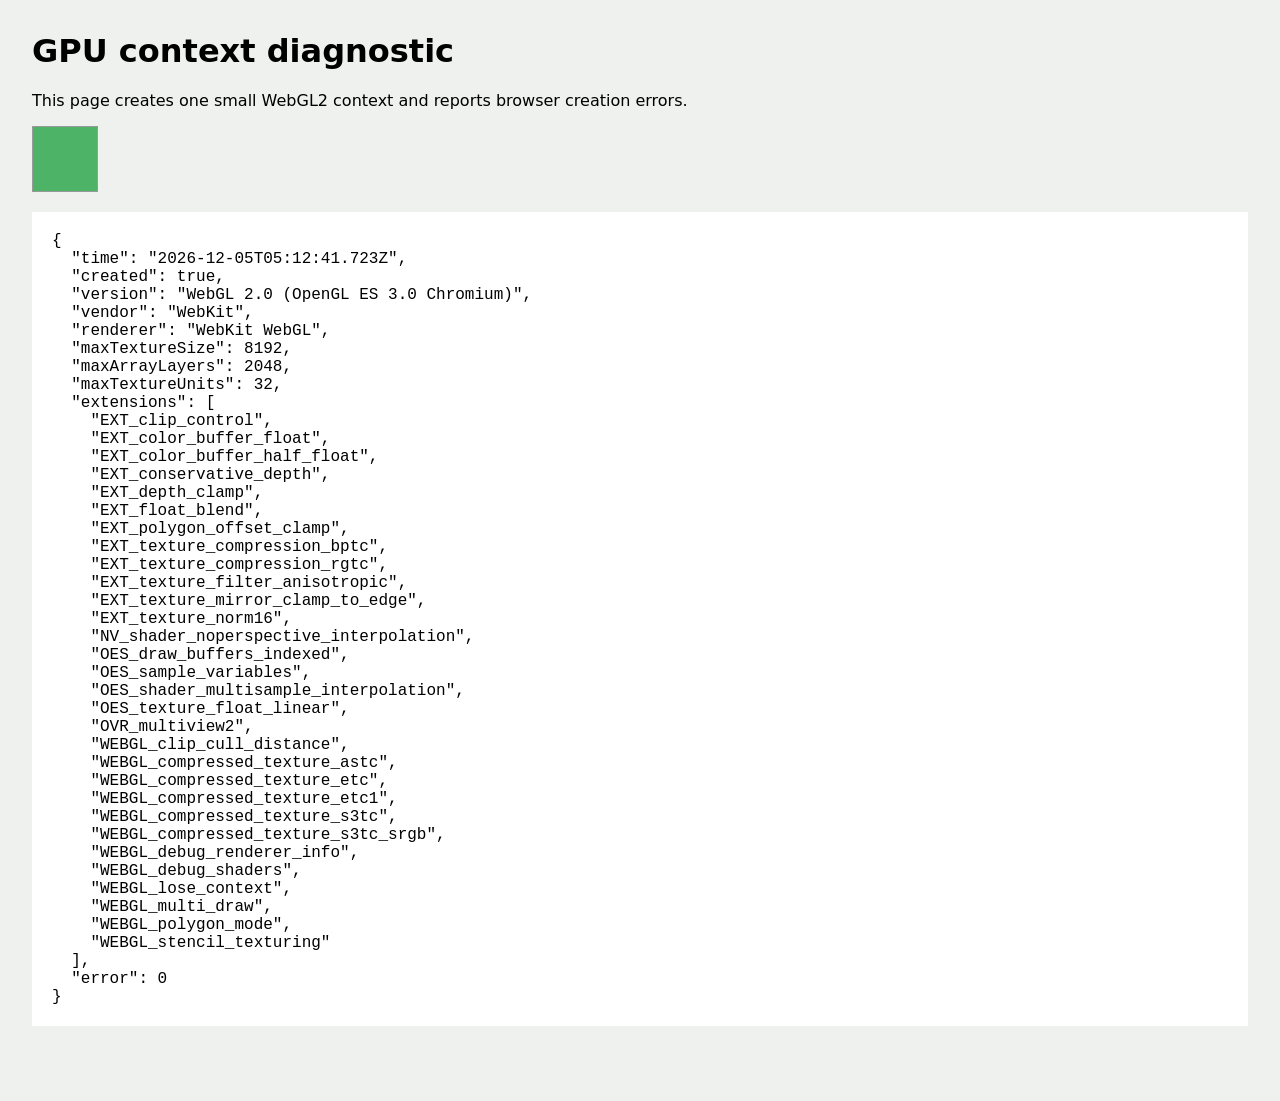
<file: web/gpu-diagnostic.html>
<!doctype html><html lang="en"><meta charset="utf-8"><title>RoomPlan GPU diagnostic</title><style>body{font:16px system-ui;margin:32px;background:#eef1ed}pre{white-space:pre-wrap;background:white;padding:20px}canvas{border:1px solid #999}</style><h1>GPU context diagnostic</h1><p>This page creates one small WebGL2 context and reports browser creation errors.</p><canvas id="test" width="64" height="64"></canvas><pre id="result">Checking…</pre><script>
const c=document.querySelector('#test'),out=document.querySelector('#result'),report={time:new Date().toISOString()};
c.addEventListener('webglcontextcreationerror',e=>{report.creationError=e.statusMessage;out.textContent=JSON.stringify(report,null,2)});
c.addEventListener('webglcontextlost',e=>{report.lost=e.statusMessage;out.textContent=JSON.stringify(report,null,2)});
try{const gl=c.getContext('webgl2',{preserveDrawingBuffer:true});report.created=!!gl;if(gl){report.version=gl.getParameter(gl.VERSION);report.vendor=gl.getParameter(gl.VENDOR);report.renderer=gl.getParameter(gl.RENDERER);report.maxTextureSize=gl.getParameter(gl.MAX_TEXTURE_SIZE);report.maxArrayLayers=gl.getParameter(gl.MAX_ARRAY_TEXTURE_LAYERS);report.maxTextureUnits=gl.getParameter(gl.MAX_TEXTURE_IMAGE_UNITS);report.extensions=gl.getSupportedExtensions();gl.clearColor(.3,.7,.4,1);gl.clear(gl.COLOR_BUFFER_BIT);report.error=gl.getError();}out.textContent=JSON.stringify(report,null,2)}catch(e){report.exception=String(e);out.textContent=JSON.stringify(report,null,2)}
</script></html>
</file>
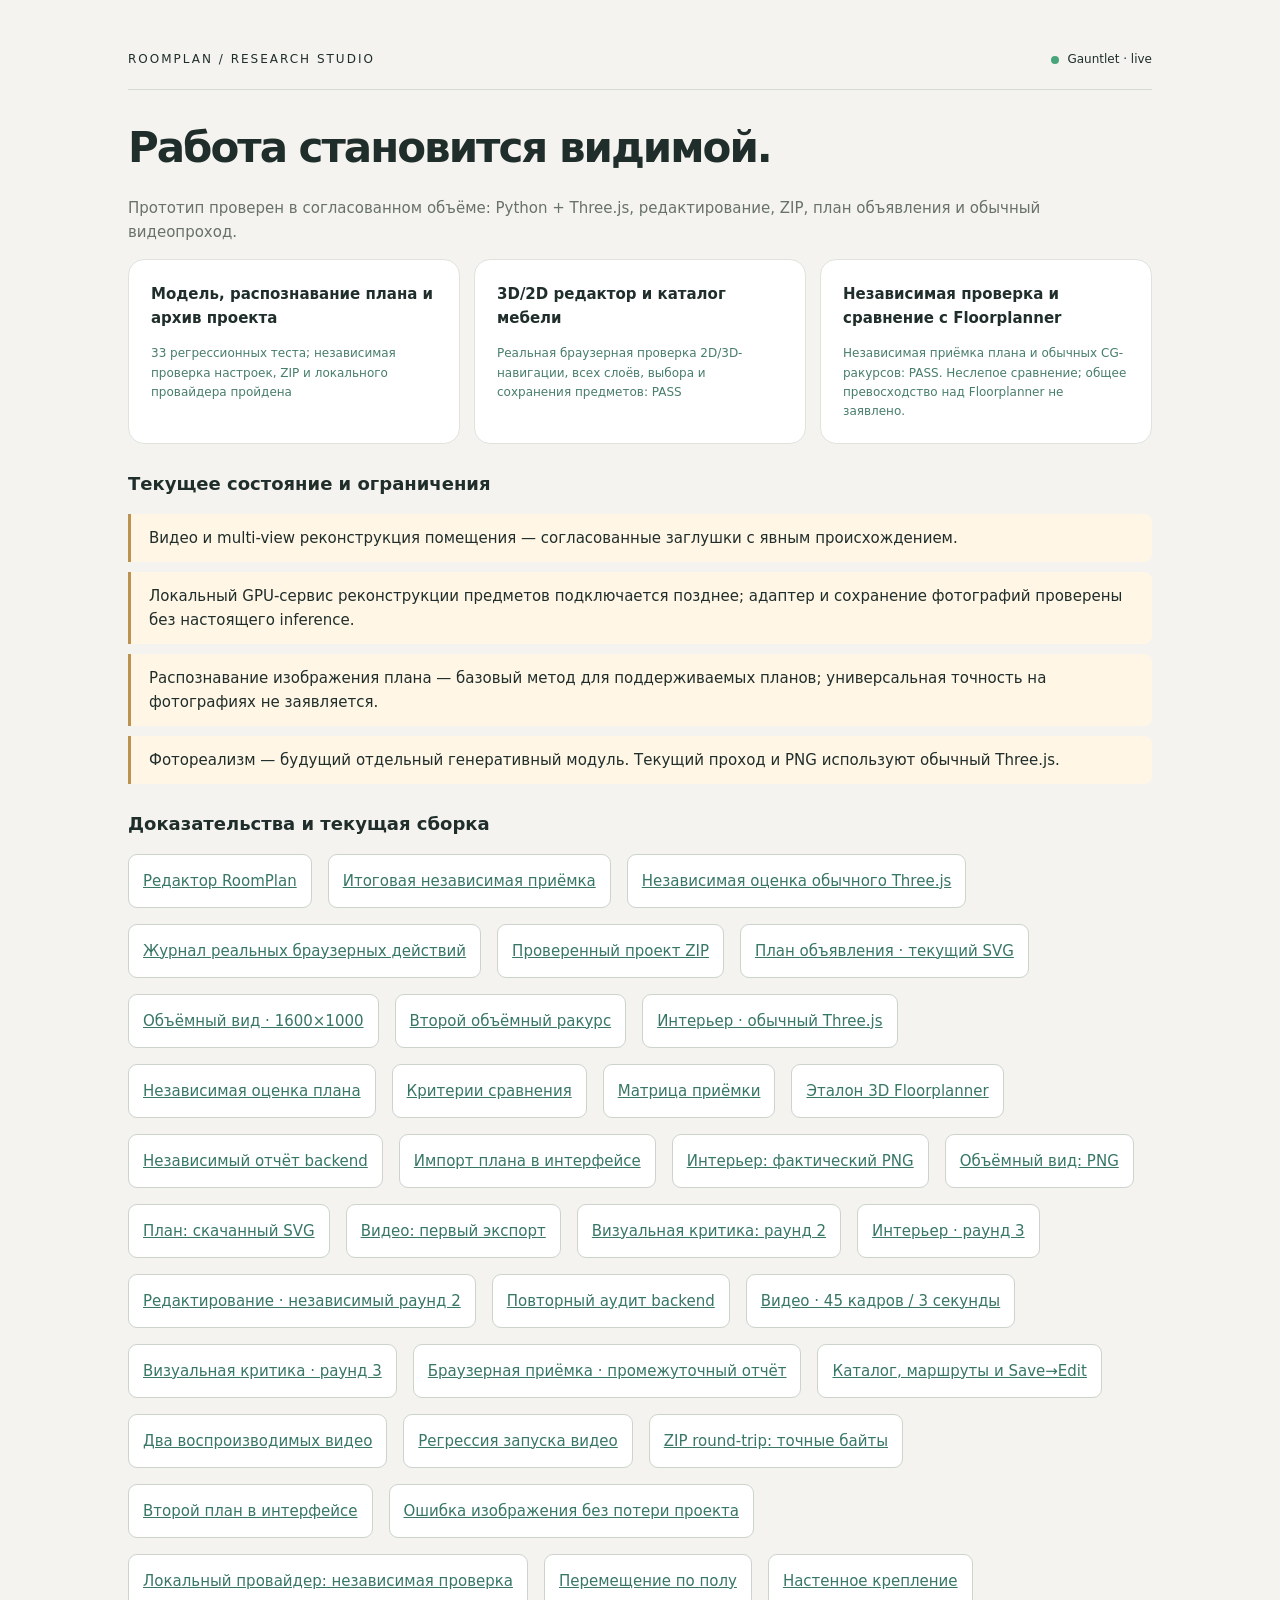
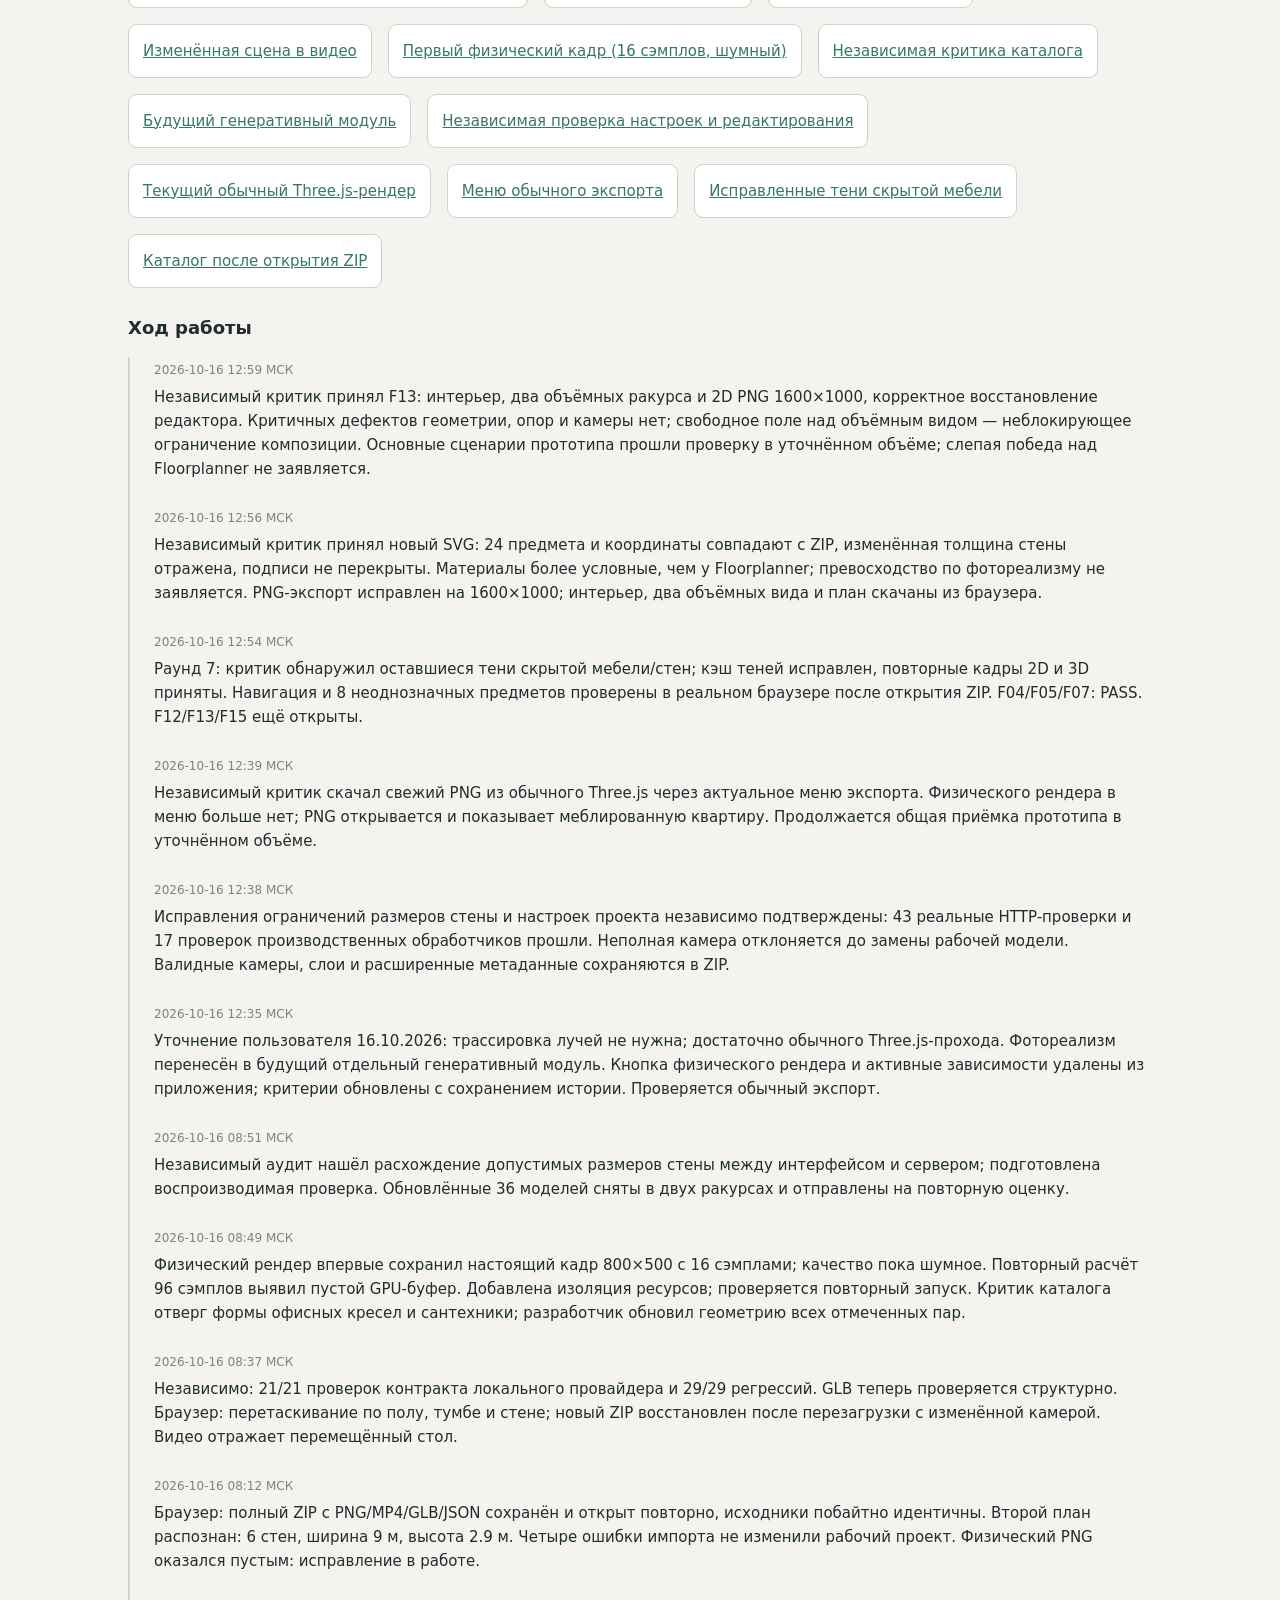
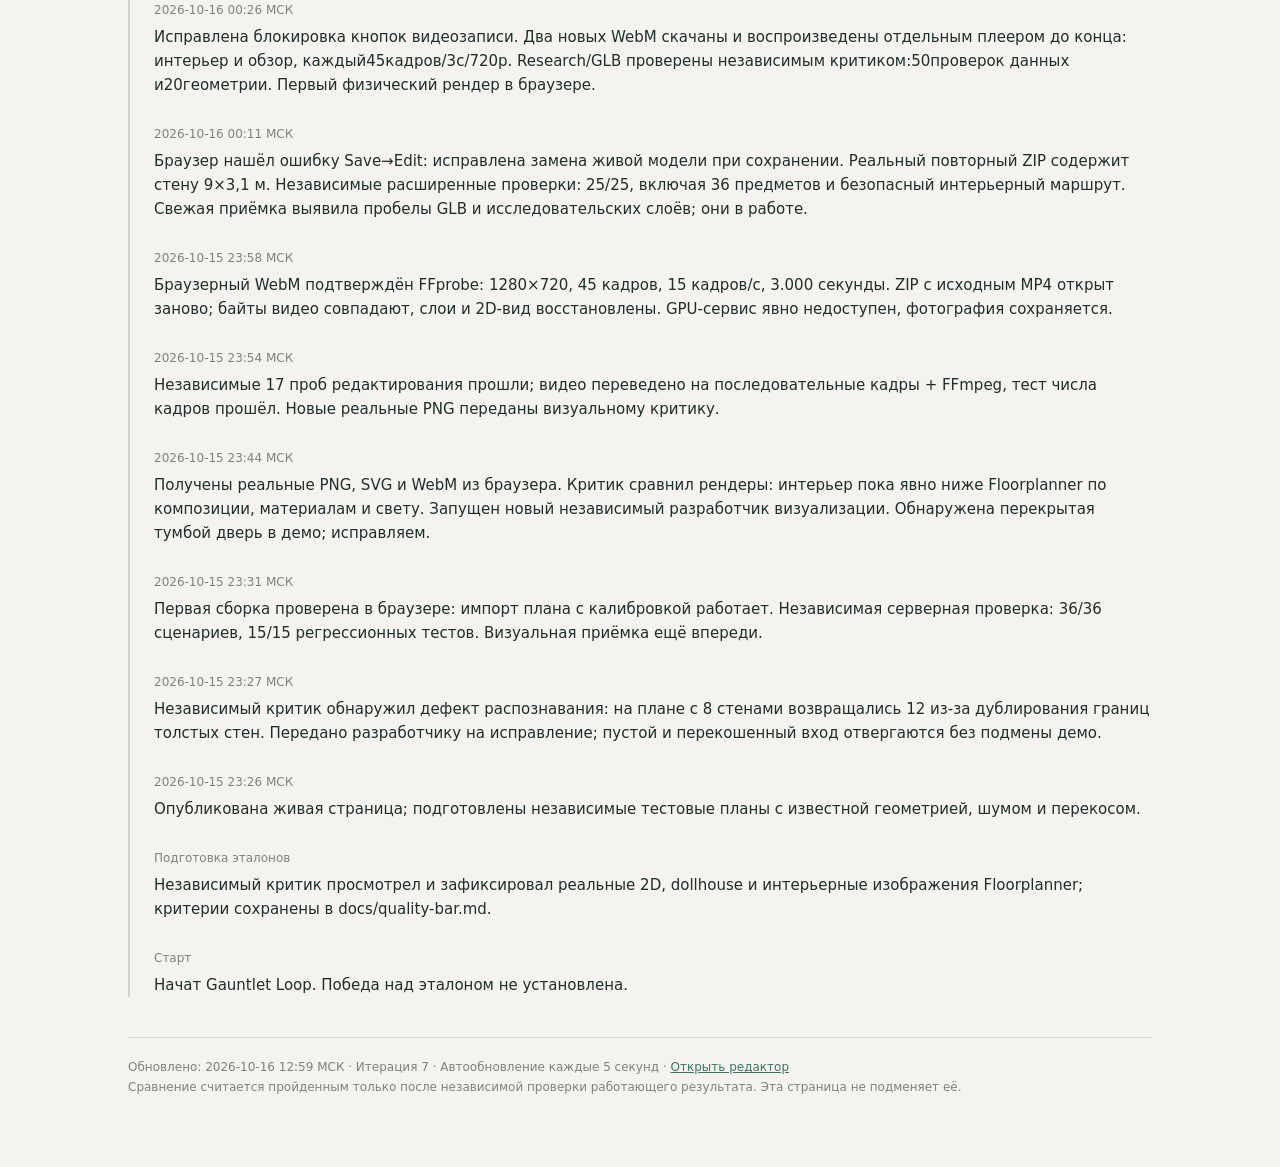
<file: web/progress.html>
<!doctype html><html lang="ru"><meta charset="utf-8"><meta name="viewport" content="width=device-width,initial-scale=1"><title>RoomPlan · Gauntlet Live</title><style>
*{box-sizing:border-box}body{margin:0;background:#f4f3ef;color:#202e2b;font:15px/1.6 system-ui,sans-serif}main{max-width:1080px;margin:50px auto;padding:0 28px}a{color:#387765}header{display:flex;align-items:center;justify-content:space-between;border-bottom:1px solid #d5dad3;padding-bottom:20px}h1{font-size:42px;letter-spacing:-2px;margin:24px 0 6px}h2{font-size:18px;margin-top:26px}p{color:#68726a}.tag{font-size:12px;letter-spacing:2px;text-transform:uppercase}.live{display:inline-flex;align-items:center;gap:8px;font-size:12px}.live:before{content:'';background:#48a57b;width:8px;height:8px;border-radius:50%}.grid{display:grid;grid-template-columns:repeat(auto-fit,minmax(230px,1fr));gap:14px}.card{background:white;border:1px solid #dfe3dc;border-radius:16px;padding:22px}.state{font-size:12px;color:#477d6b;margin-top:14px}.timeline{border-left:2px solid #cbd5cc;padding-left:24px}.entry{margin-bottom:24px}.entry time{font-size:12px;color:#7b847d}.entry div{margin-top:4px}.gap{background:#fff6e6;border-left:3px solid #bc9250;padding:12px 18px;margin:10px 0;border-radius:0 8px 8px 0}footer{border-top:1px solid #d5dad3;margin-top:40px;padding:20px 0;font-size:12px;color:#7c837b}.evidence{display:flex;gap:16px;flex-wrap:wrap}.evidence a{padding:14px;border:1px solid #ccd4cc;background:#fff;border-radius:9px}#error{color:#a34d35}</style>
<main><header><span class="tag">ROOMPLAN / RESEARCH STUDIO</span><span class="live">Gauntlet · live</span></header><h1>Работа становится видимой.</h1><p id="summary">Загрузка журнала…</p><div id="error"></div><div class="grid" id="items"></div><h2>Текущее состояние и ограничения</h2><div id="gaps"></div><h2>Доказательства и текущая сборка</h2><div class="evidence" id="evidence"></div><h2>Ход работы</h2><div class="timeline" id="history"></div><footer><span id="updated"></span> · Автообновление каждые 5 секунд · <a href="/">Открыть редактор</a><br>Сравнение считается пройденным только после независимой проверки работающего результата. Эта страница не подменяет её.</footer></main>
<script>const el=id=>document.getElementById(id);function text(tag,value,parent,cls){const e=document.createElement(tag);e.textContent=value;if(cls)e.className=cls;parent.append(e);return e}async function refresh(){try{const d=await(await fetch('/progress.json',{cache:'no-store'})).json();el('summary').textContent=d.summary;el('updated').textContent='Обновлено: '+d.updated+' · Итерация '+d.round;for(const id of ['items','gaps','history','evidence'])el(id).replaceChildren();d.items.forEach(i=>{const c=text('div','',el('items'),'card');text('strong',i.name,c);text('div',i.state,c,'state')});d.gaps.forEach(g=>text('div',g,el('gaps'),'gap'));[...d.history].reverse().forEach(h=>{const c=text('div','',el('history'),'entry');text('time',h.time,c);text('div',h.text,c)});for(const e of [{label:'Редактор RoomPlan',url:'/'},...(d.evidence||[])]){const a=text('a',e.label,el('evidence'));a.href=e.url}el('error').textContent=''}catch(e){el('error').textContent='Журнал временно недоступен: '+e.message}}refresh();setInterval(refresh,5000)</script></html>
</file>
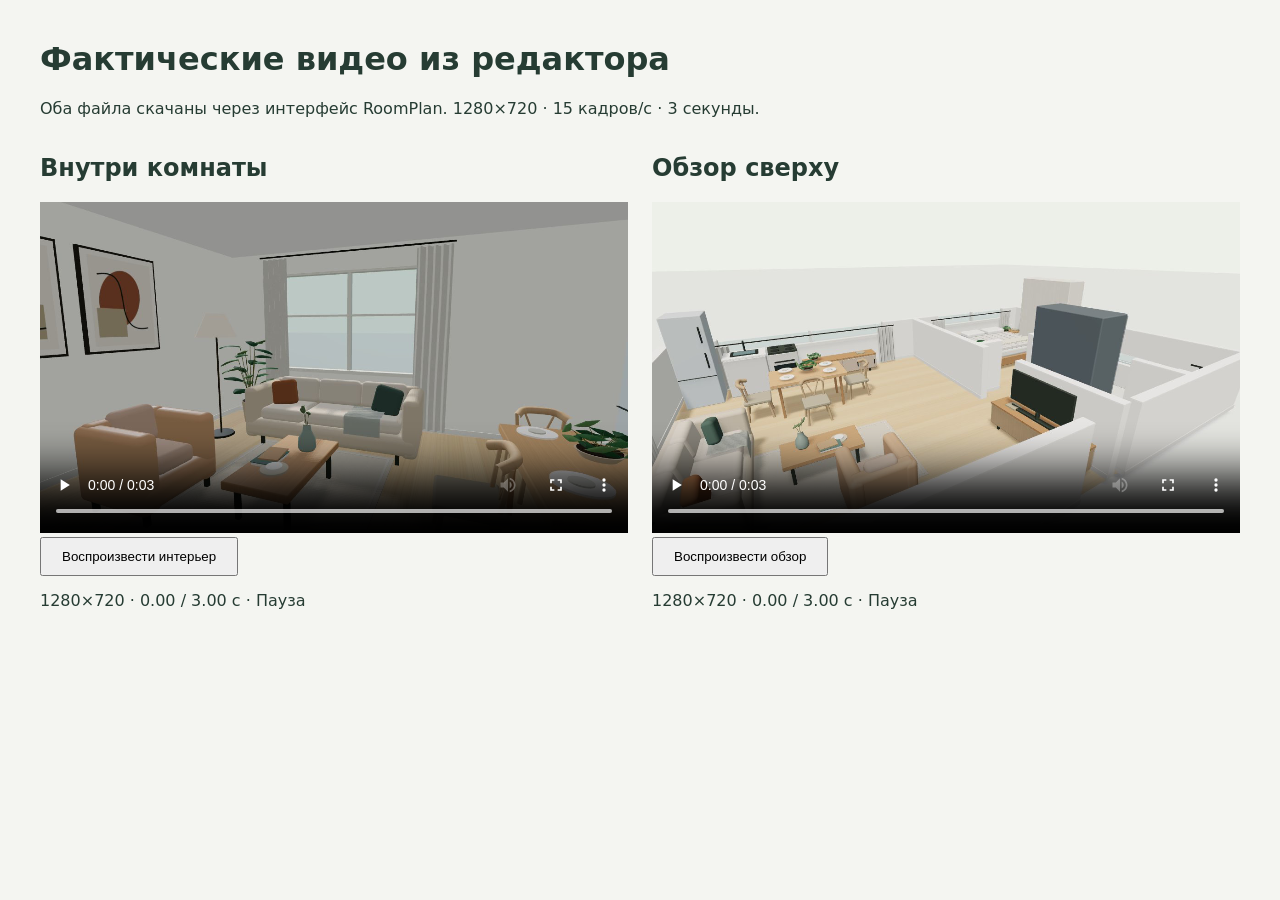
<file: artifacts/reviews/video-playback.html>
<!doctype html><html lang="ru"><meta charset="utf-8"><title>RoomPlan — проверка двух маршрутов</title>
<style>body{font:16px system-ui;background:#f4f5f1;color:#263c33;margin:40px}main{display:grid;grid-template-columns:1fr 1fr;gap:24px}video{width:100%;background:#111}button{padding:10px 20px}output{display:block;margin:15px 0}</style>
<h1>Фактические видео из редактора</h1><p>Оба файла скачаны через интерфейс RoomPlan. 1280×720 · 15 кадров/с · 3 секунды.</p><main>
<section><h2>Внутри комнаты</h2><video id="inside" controls preload="auto" src="round5-interior.webm"></video><button data-video="inside">Воспроизвести интерьер</button><output id="inside-status">Загрузка…</output></section>
<section><h2>Обзор сверху</h2><video id="overview" controls preload="auto" src="round5-overview.webm"></video><button data-video="overview">Воспроизвести обзор</button><output id="overview-status">Загрузка…</output></section>
</main><script>for(const v of document.querySelectorAll('video')){const show=()=>document.querySelector('#'+v.id+'-status').textContent=`${v.videoWidth}×${v.videoHeight} · ${v.currentTime.toFixed(2)} / ${v.duration.toFixed(2)} с · ${v.ended?'Завершено':v.paused?'Пауза':'Воспроизведение'}`;for(const e of ['loadedmetadata','timeupdate','playing','ended'])v.addEventListener(e,show)}for(const b of document.querySelectorAll('button'))b.onclick=()=>document.getElementById(b.dataset.video).play()</script>
</file>
